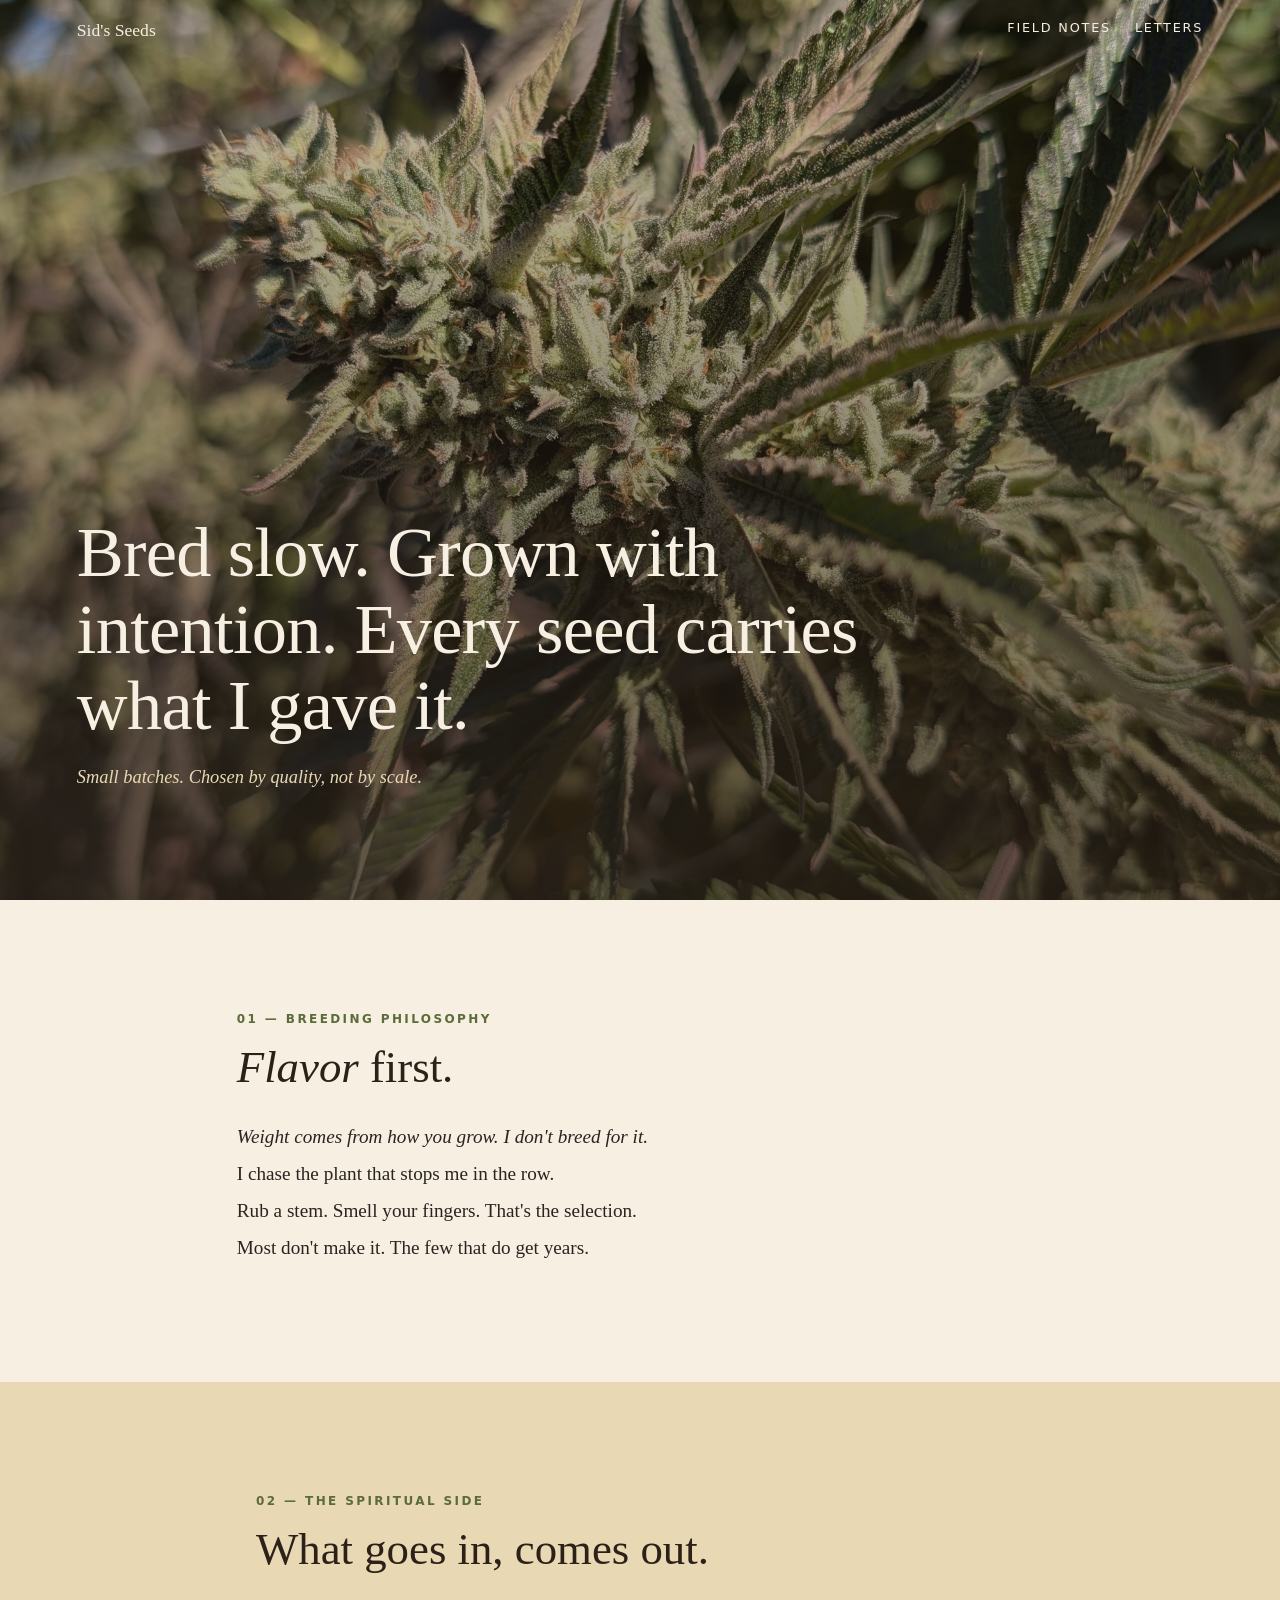
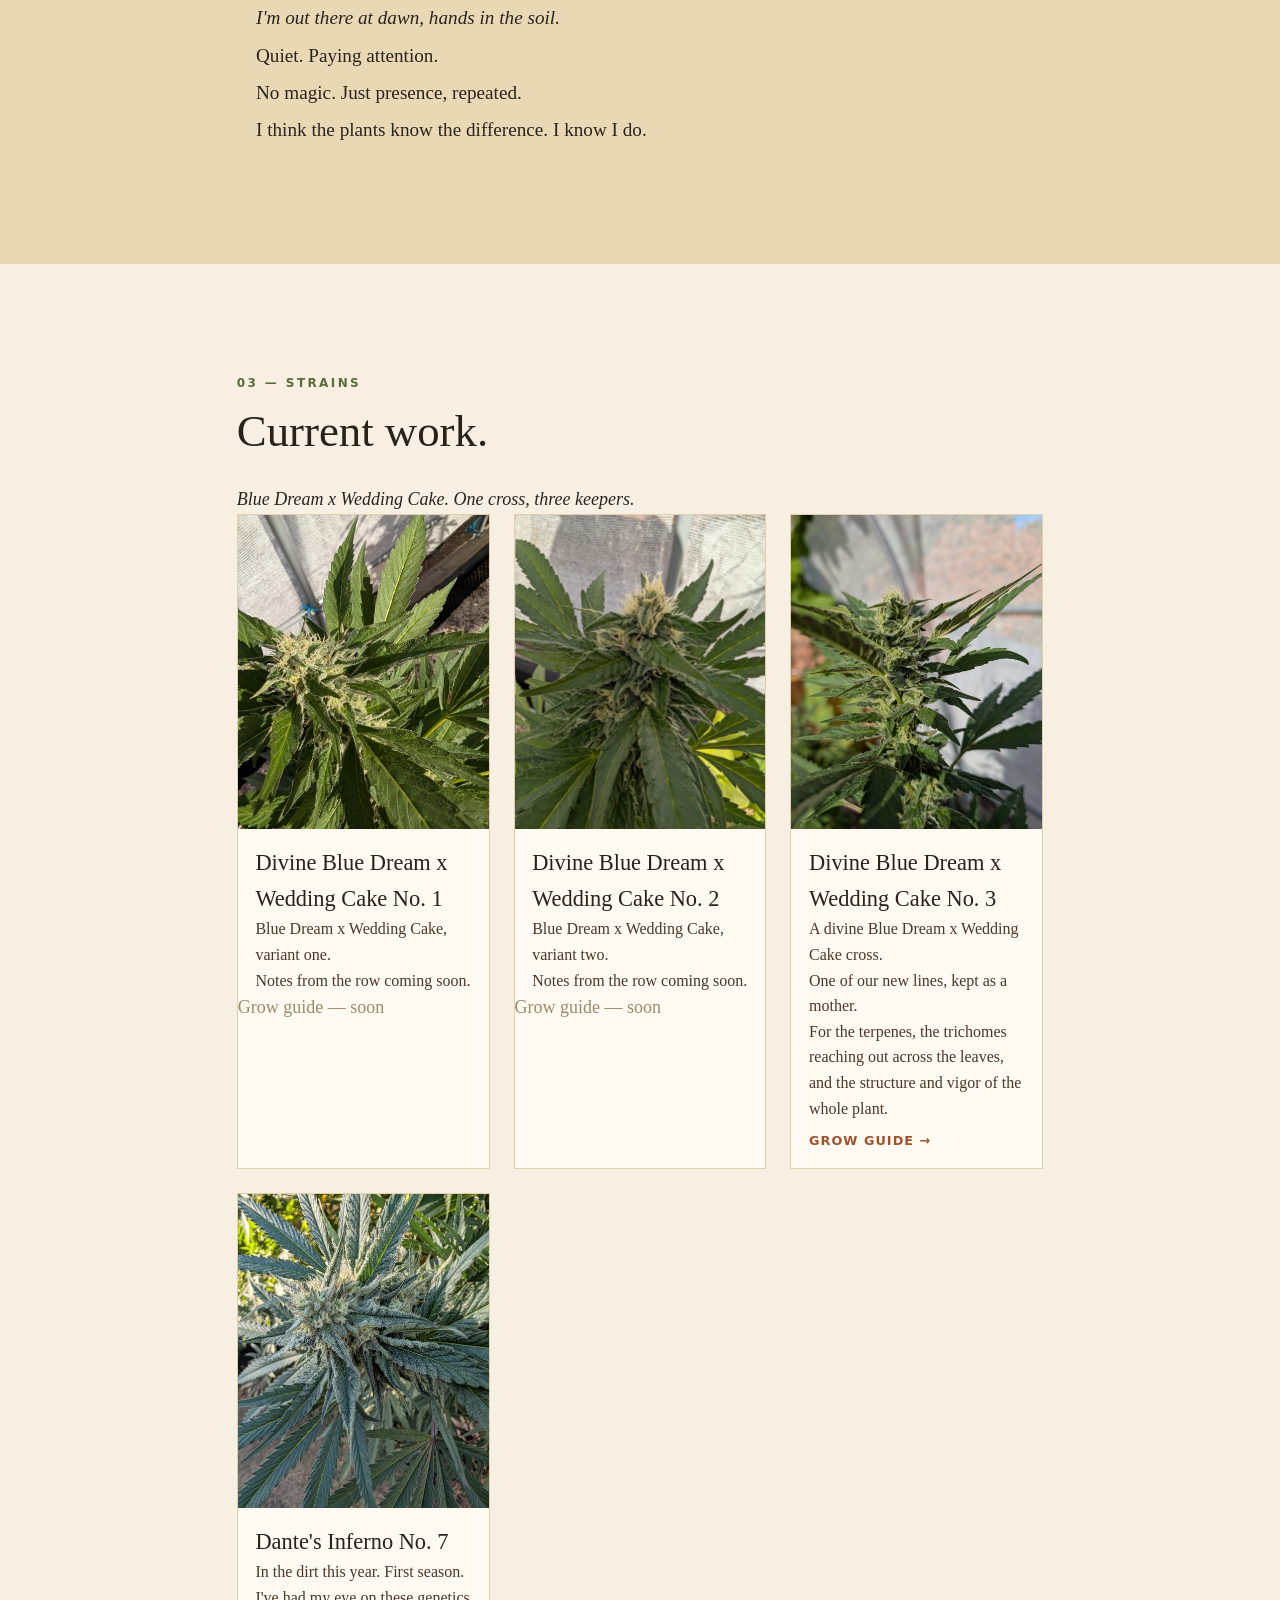
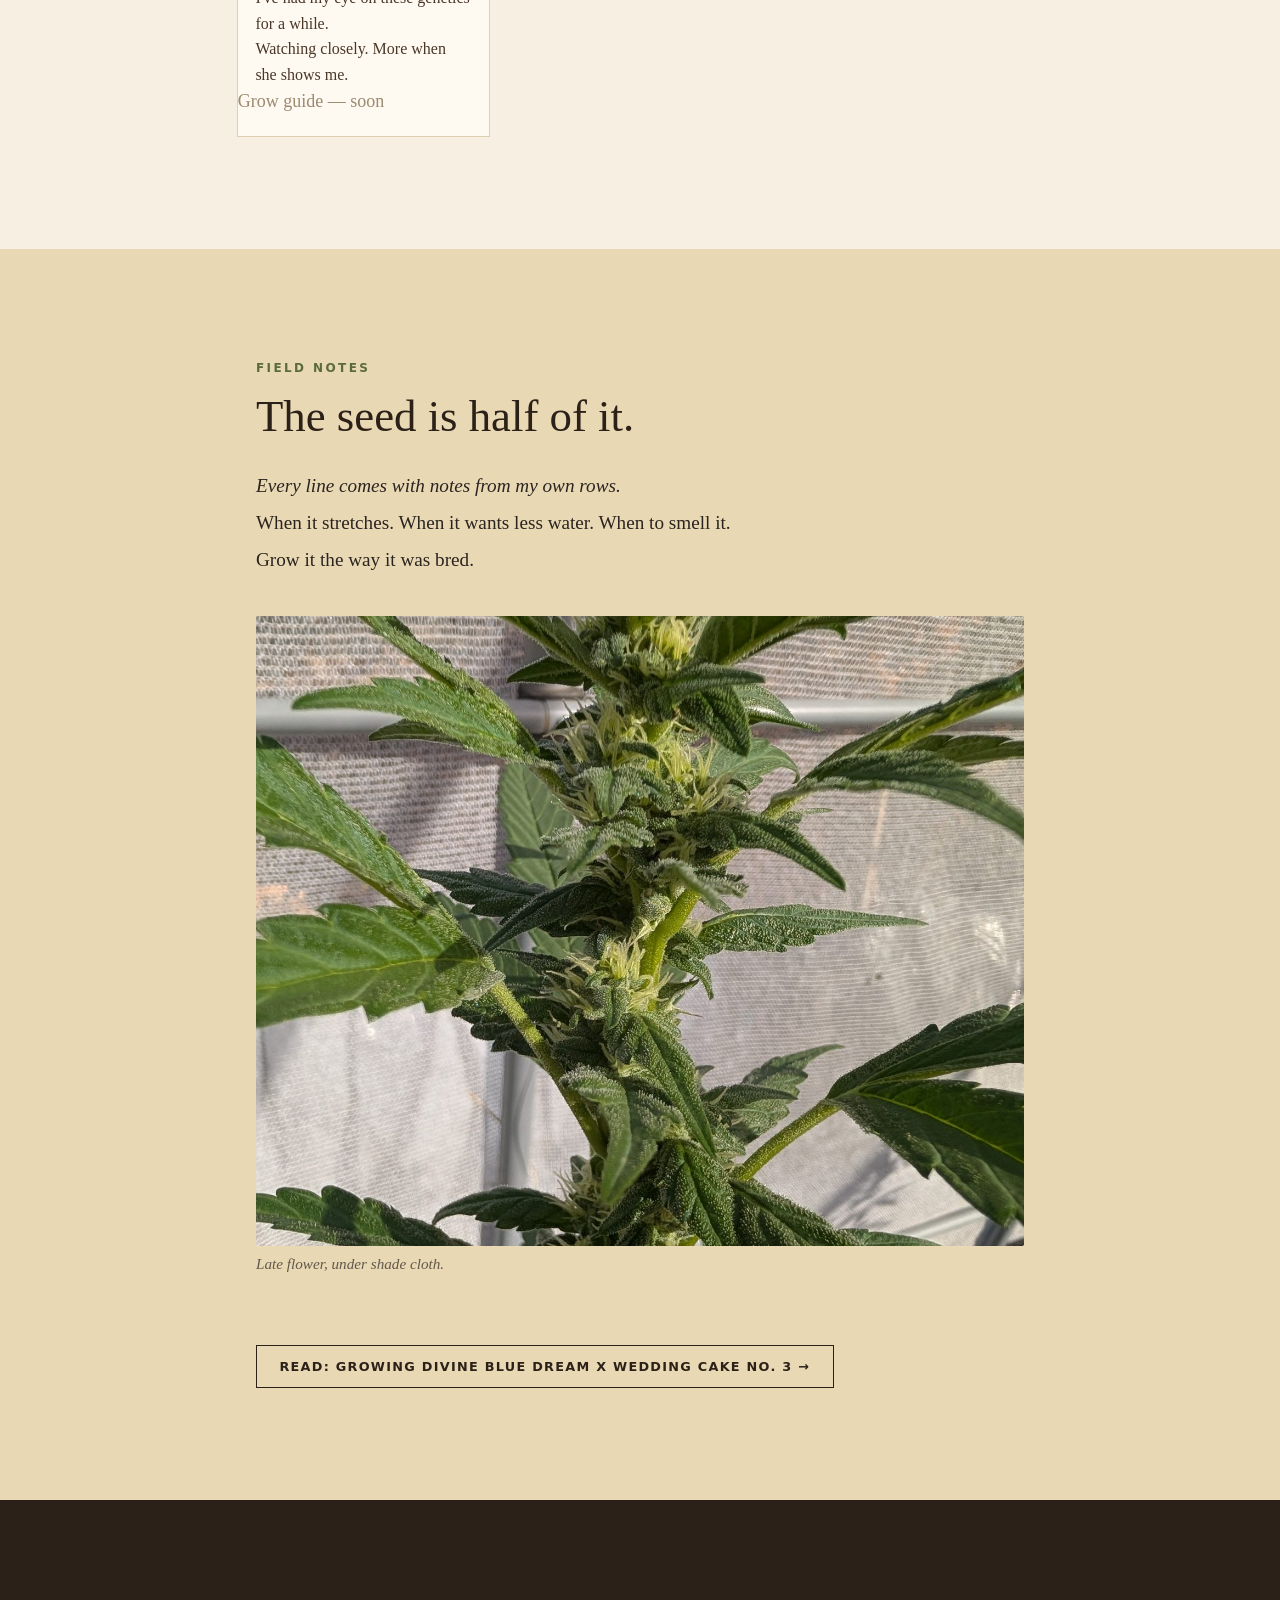
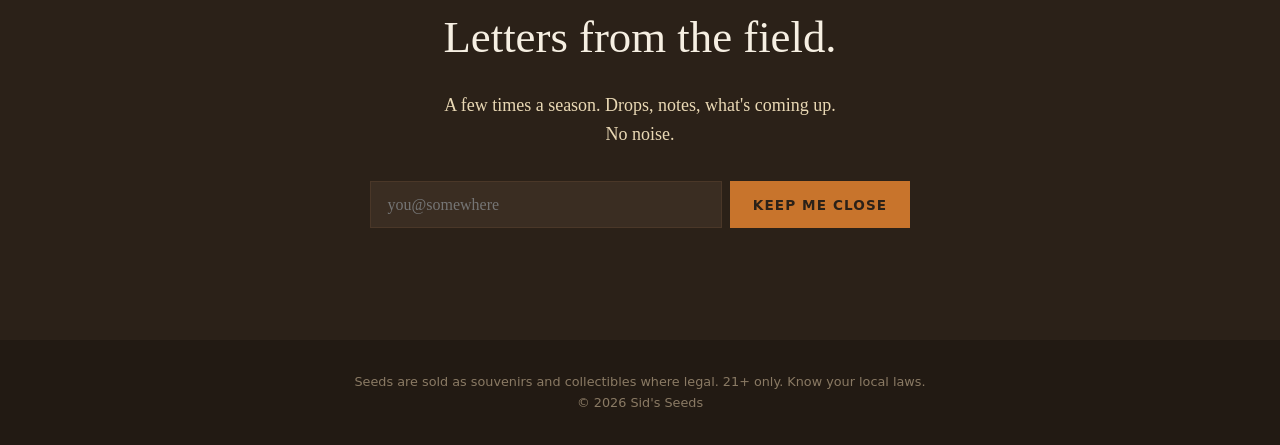
<file: index.html>
<!DOCTYPE html>
<html lang="en">
<head>
<meta charset="utf-8">
<meta name="viewport" content="width=device-width, initial-scale=1">
<title>Sid's Seeds — Bred slow</title>
<meta name="description" content="Small-batch cannabis genetics bred for flavor and terpenes.">
<link rel="stylesheet" href="css/style.css">
</head>
<body>
<!-- PLACEHOLDER IMAGE: replace images/hero-golden-hour.jpg with your own golden-hour plant photo. Gradient shows until then. -->
<header class="hero">
  <nav class="nav"><a href="index.html" class="mark">Sid's Seeds</a><a href="#notes">Field notes</a><a href="#list">Letters</a></nav>
  <div class="hero-inner">
    <h1>Bred slow. Grown with intention. Every seed carries what I gave it.</h1>
    <p class="lede">Small batches. Chosen by quality, not by scale.</p>
  </div>
</header>

<main>
<section id="philosophy" class="section">
  <p class="eyebrow">01 — Breeding philosophy</p>
  <h2><em>Flavor</em> first.</h2>
  <div class="lines">
    <p>Weight comes from how you grow. I don't breed for it.</p>
    <p>I chase the plant that stops me in the row.</p>
    <p>Rub a stem. Smell your fingers. That's the selection.</p>
    <p>Most don't make it. The few that do get years.</p>
  </div>
</section>

<section id="spirit" class="section alt">
  <p class="eyebrow">02 — The spiritual side</p>
  <h2>What goes in, comes out.</h2>
  <div class="lines">
    <p>I'm out there at dawn, hands in the soil.</p>
    <p>Quiet. Paying attention.</p>
    <p>No magic. Just presence, repeated.</p>
    <p>I think the plants know the difference. I know I do.</p>
  </div>
</section>

<section id="strains" class="section">
  <p class="eyebrow">03 — Strains</p>
  <h2>Current work.</h2>
  <p class="lines"><em>Blue Dream x Wedding Cake. One cross, three keepers.</em></p>
  <div class="cards">
    <article class="card">
      <div class="card-img" style="background:url('images/strain-cedar-hymn.jpg') center/cover,linear-gradient(150deg,var(--ember),var(--bark))"></div>
      <h3>Divine Blue Dream x Wedding Cake No. 1</h3>
      <p>Blue Dream x Wedding Cake, variant one.</p>
      <p>Notes from the row coming soon.</p>
      <span class="soon">Grow guide — soon</span>
    </article>
    <article class="card">
      <div class="card-img" style="background:url('images/strain-dusk-tangerine.jpg') center/cover,linear-gradient(150deg,var(--ember),var(--bark))"></div>
      <h3>Divine Blue Dream x Wedding Cake No. 2</h3>
      <p>Blue Dream x Wedding Cake, variant two.</p>
      <p>Notes from the row coming soon.</p>
      <span class="soon">Grow guide — soon</span>
    </article>
    <article class="card">
      <div class="card-img" style="background:url('images/strain-blue-dream-wedding-cake.jpg') center/cover,linear-gradient(150deg,var(--ember),var(--bark))"></div>
      <h3>Divine Blue Dream x Wedding Cake No. 3</h3>
      <p>A divine Blue Dream x Wedding Cake cross.</p>
      <p>One of our new lines, kept as a mother.</p>
      <p>For the terpenes, the trichomes reaching out across the leaves, and the structure and vigor of the whole plant.</p>
      <a href="grow/blue-dream-wedding-cake.html">Grow guide →</a>
    </article>
    <article class="card">
      <div class="card-img" style="background:url('images/strain-black-sage.jpg') center/cover,linear-gradient(150deg,var(--ember),var(--bark))"></div>
      <h3>Dante's Inferno No. 7</h3>
      <p>In the dirt this year. First season.</p>
      <p>I've had my eye on these genetics for a while.</p>
      <p>Watching closely. More when she shows me.</p>
      <span class="soon">Grow guide — soon</span>
    </article>
  </div>
</section>

<section id="notes" class="section alt">
  <p class="eyebrow">Field notes</p>
  <h2>The seed is half of it.</h2>
  <div class="lines">
    <p>Every line comes with notes from my own rows.</p>
    <p>When it stretches. When it wants less water. When to smell it.</p>
    <p>Grow it the way it was bred.</p>
  </div>
  <figure class="photo"><img src="images/field-notes.jpg" alt="Flowering cannabis plant in the greenhouse" loading="lazy"><figcaption>Late flower, under shade cloth.</figcaption></figure>
  <p><a class="btn-ghost" href="grow/blue-dream-wedding-cake.html">Read: Growing Divine Blue Dream x Wedding Cake No. 3 →</a></p>
</section>

<section id="list" class="section invite">
  <h2>Letters from the field.</h2>
  <p>A few times a season. Drops, notes, what's coming up.<br>No noise.</p>
  <!-- No backend: wire action/method to your email provider (see README). -->
  <form class="signup" action="#" method="post" onsubmit="return seedSignup(event)">
    <label for="email" class="sr">Email</label>
    <input id="email" name="email" type="email" placeholder="you@somewhere" required>
    <button type="submit">Keep me close</button>
  </form>
  <p class="form-msg" id="form-msg" hidden>Thank you. I'll write when there's something worth saying.</p>
</section>
</main>

<footer class="footer">
  <p>Seeds are sold as souvenirs and collectibles where legal. 21+ only. Know your local laws.</p>
  <p>© 2026 Sid's Seeds</p>
</footer>
<script src="js/main.js"></script>
</body>
</html>
</file>
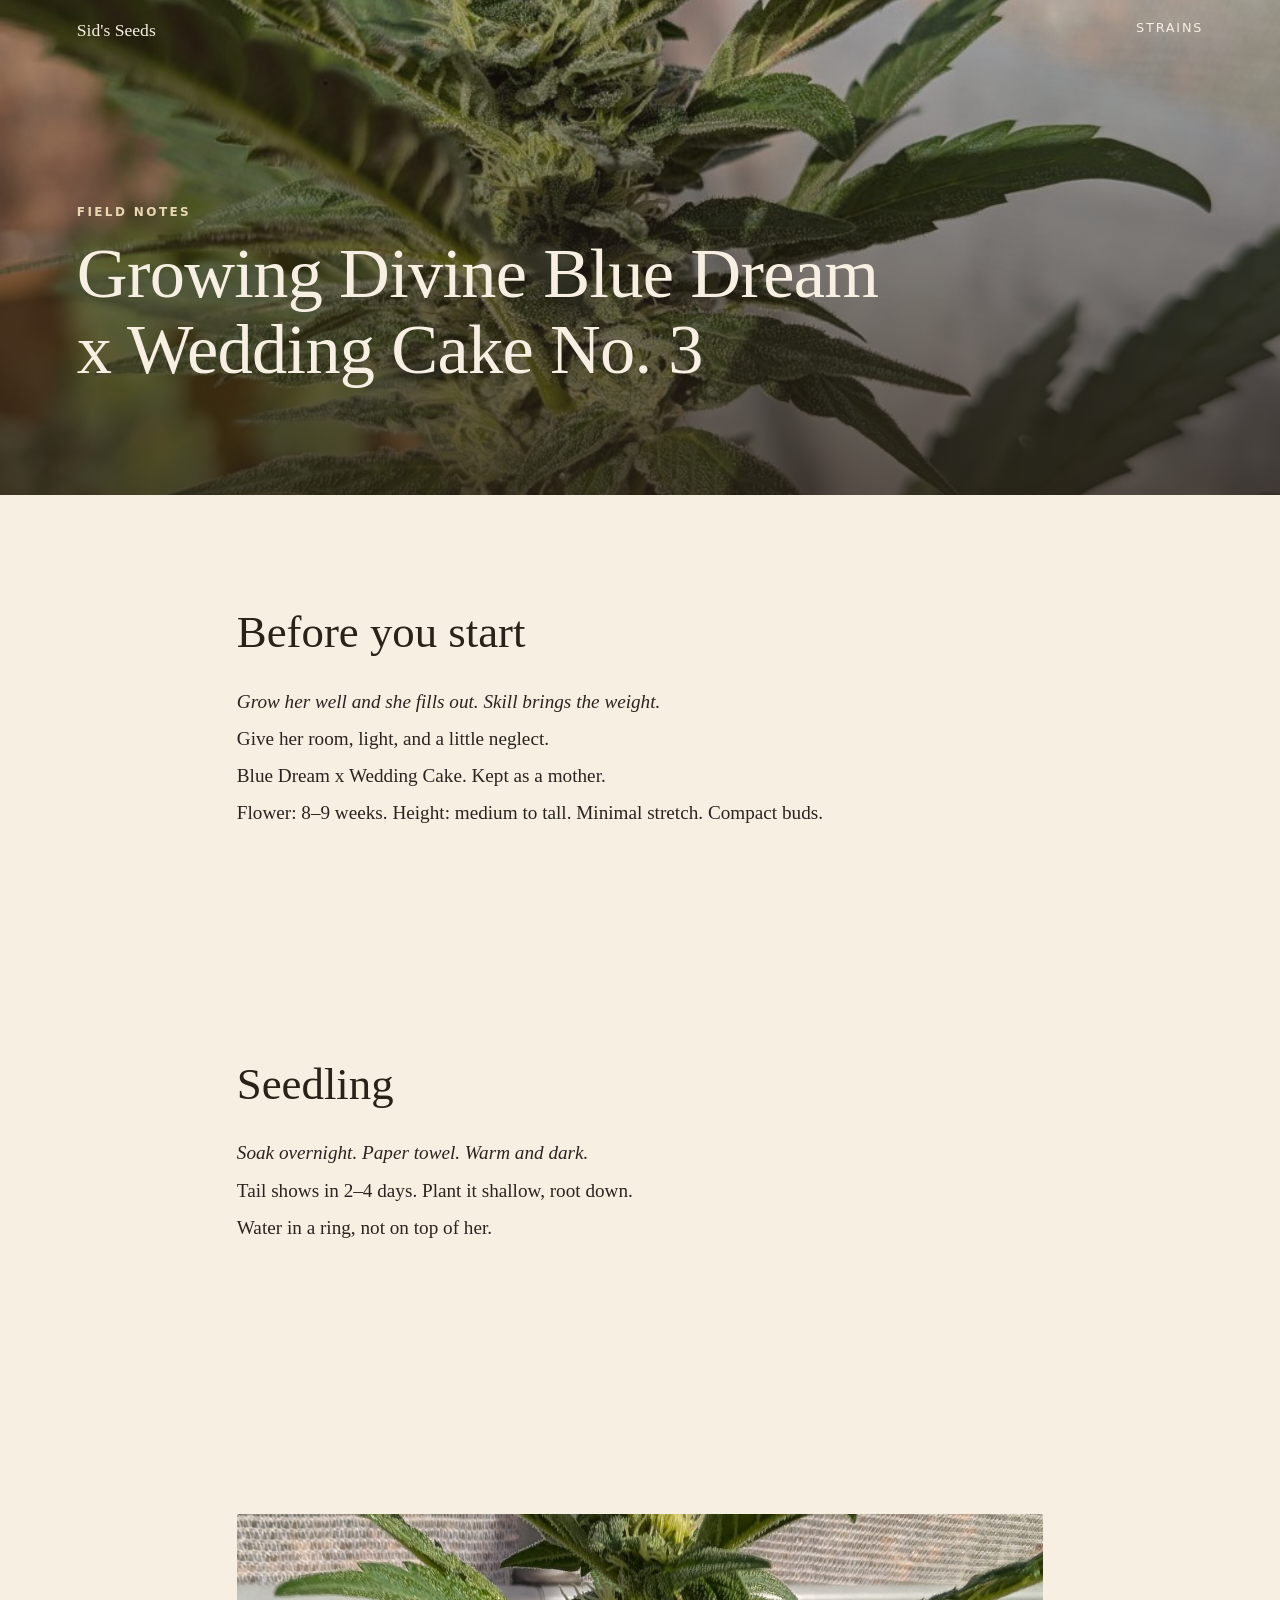
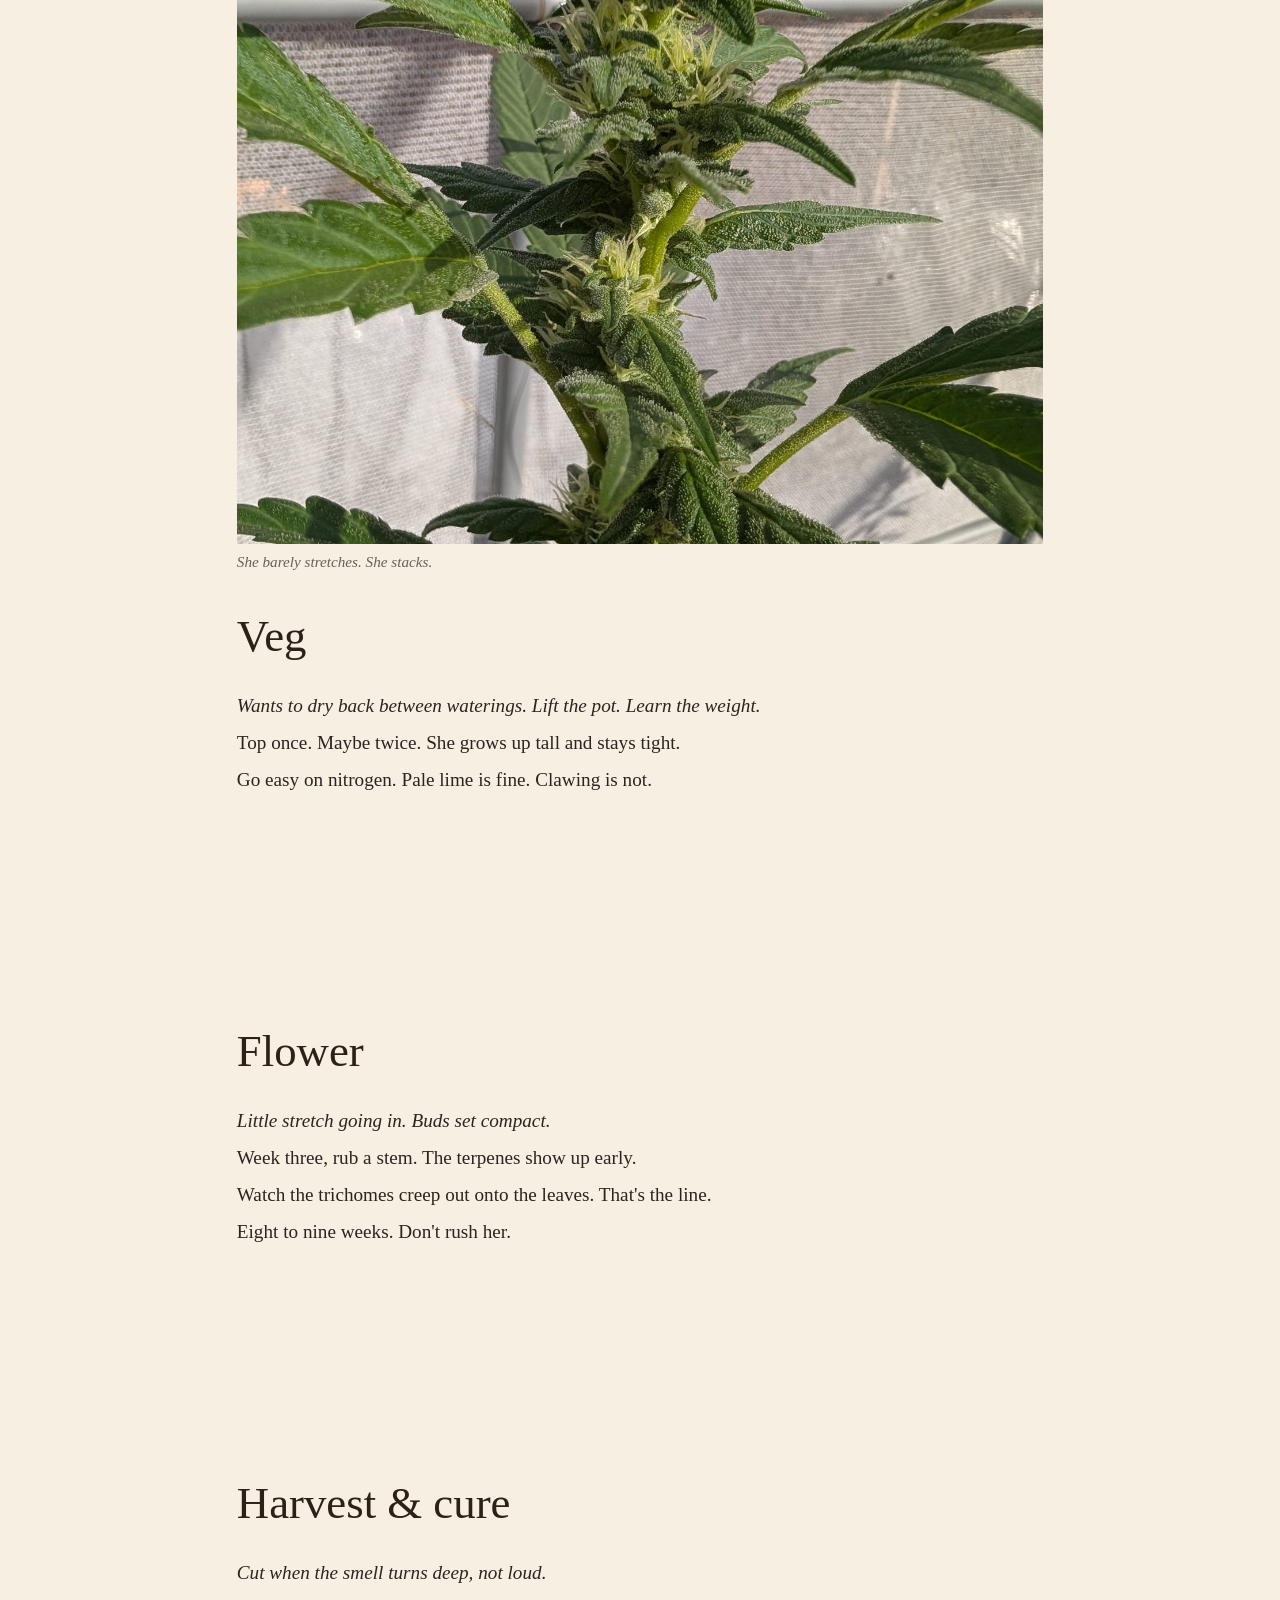
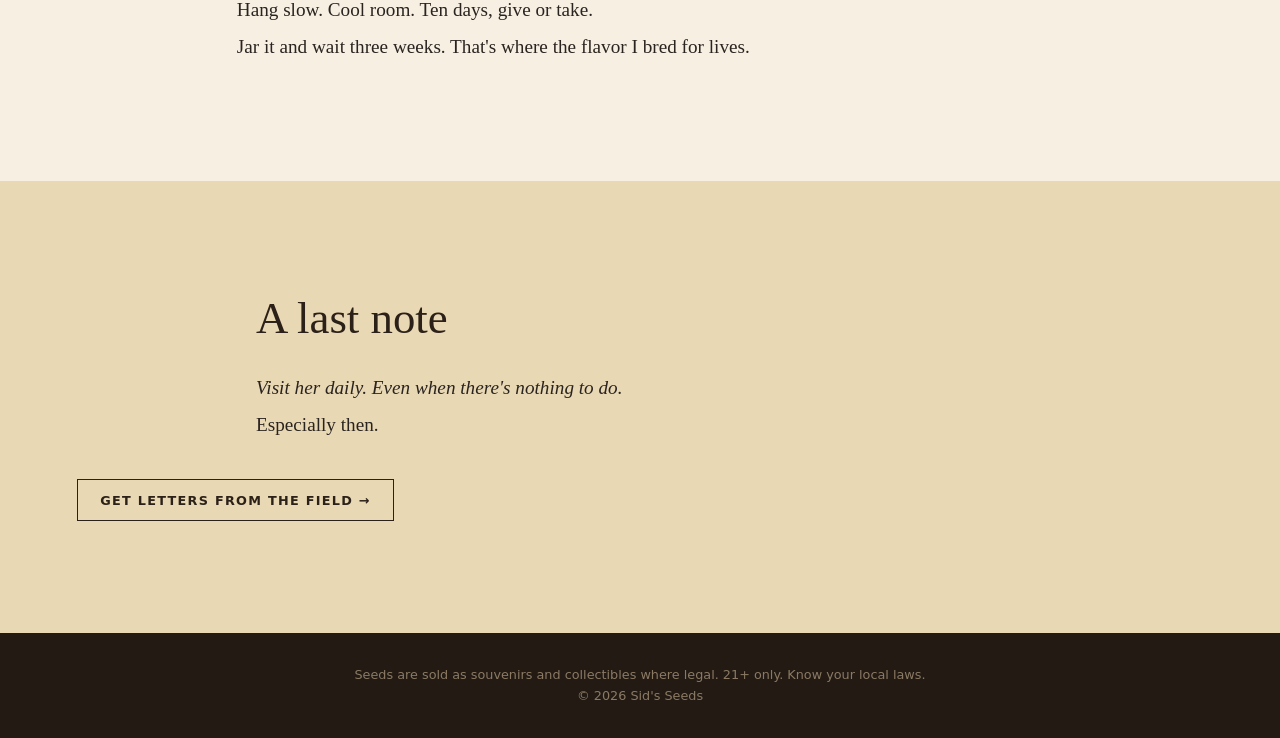
<file: grow/blue-dream-wedding-cake.html>
<!DOCTYPE html>
<html lang="en">
<head>
<meta charset="utf-8">
<meta name="viewport" content="width=device-width, initial-scale=1">
<title>Growing Divine Blue Dream x Wedding Cake No. 3 — Field notes</title>
<link rel="stylesheet" href="../css/style.css">
</head>
<body>
<header class="hero hero-small" style="--hero:url('../images/strain-blue-dream-wedding-cake.jpg')">
  <nav class="nav"><a href="../index.html" class="mark">Sid's Seeds</a><a href="../index.html#strains">Strains</a></nav>
  <div class="hero-inner"><p class="eyebrow">Field notes</p><h1>Growing Divine Blue Dream x Wedding Cake No. 3</h1></div>
</header>
<main class="guide">
  <section class="section">
    <h2>Before you start</h2>
    <div class="lines">
      <p>Grow her well and she fills out. Skill brings the weight.</p>
      <p>Give her room, light, and a little neglect.</p>
      <p>Blue Dream x Wedding Cake. Kept as a mother.</p>
      <p>Flower: 8–9 weeks. Height: medium to tall. Minimal stretch. Compact buds.</p>
    </div>
  </section>
  <section class="section">
    <h2>Seedling</h2>
    <div class="lines">
      <p>Soak overnight. Paper towel. Warm and dark.</p>
      <p>Tail shows in 2–4 days. Plant it shallow, root down.</p>
      <p>Water in a ring, not on top of her.</p>
    </div>
  </section>
  <section class="section">
    <figure class="photo"><img src="../images/field-notes.jpg" alt="Cannabis plant stretching in the greenhouse" loading="lazy"><figcaption>She barely stretches. She stacks.</figcaption></figure>
    <h2>Veg</h2>
    <div class="lines">
      <p>Wants to dry back between waterings. Lift the pot. Learn the weight.</p>
      <p>Top once. Maybe twice. She grows up tall and stays tight.</p>
      <p>Go easy on nitrogen. Pale lime is fine. Clawing is not.</p>
    </div>
  </section>
  <section class="section">
    <h2>Flower</h2>
    <div class="lines">
      <p>Little stretch going in. Buds set compact.</p>
      <p>Week three, rub a stem. The terpenes show up early.</p>
      <p>Watch the trichomes creep out onto the leaves. That's the line.</p>
      <p>Eight to nine weeks. Don't rush her.</p>
    </div>
  </section>
  <section class="section">
    <h2>Harvest &amp; cure</h2>
    <div class="lines">
      <p>Cut when the smell turns deep, not loud.</p>
      <p>Hang slow. Cool room. Ten days, give or take.</p>
      <p>Jar it and wait three weeks. That's where the flavor I bred for lives.</p>
    </div>
  </section>
  <section class="section alt">
    <h2>A last note</h2>
    <div class="lines">
      <p>Visit her daily. Even when there's nothing to do.</p>
      <p>Especially then.</p>
    </div>
    <a class="btn-ghost" href="../index.html#list">Get letters from the field →</a>
  </section>
</main>
<footer class="footer">
  <p>Seeds are sold as souvenirs and collectibles where legal. 21+ only. Know your local laws.</p>
  <p>© 2026 Sid's Seeds</p>
</footer>
</body>
</html>
</file>
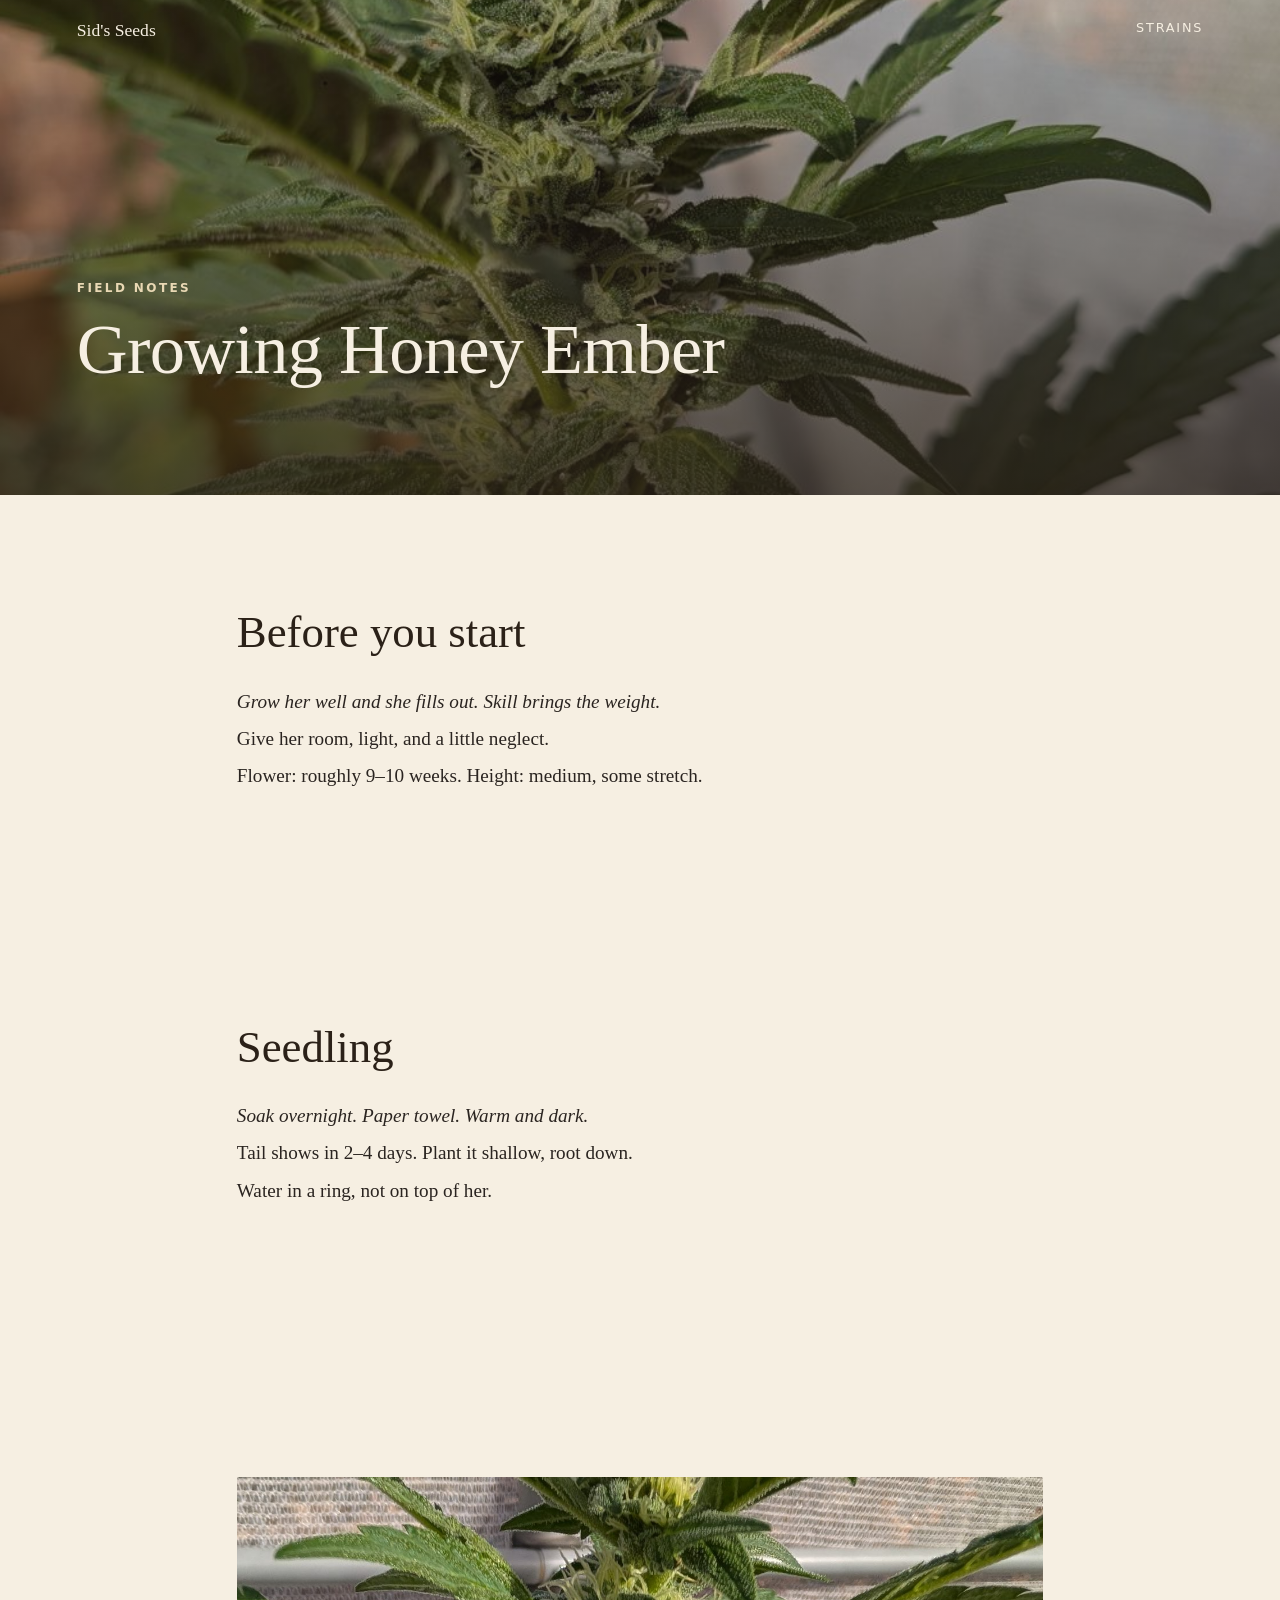
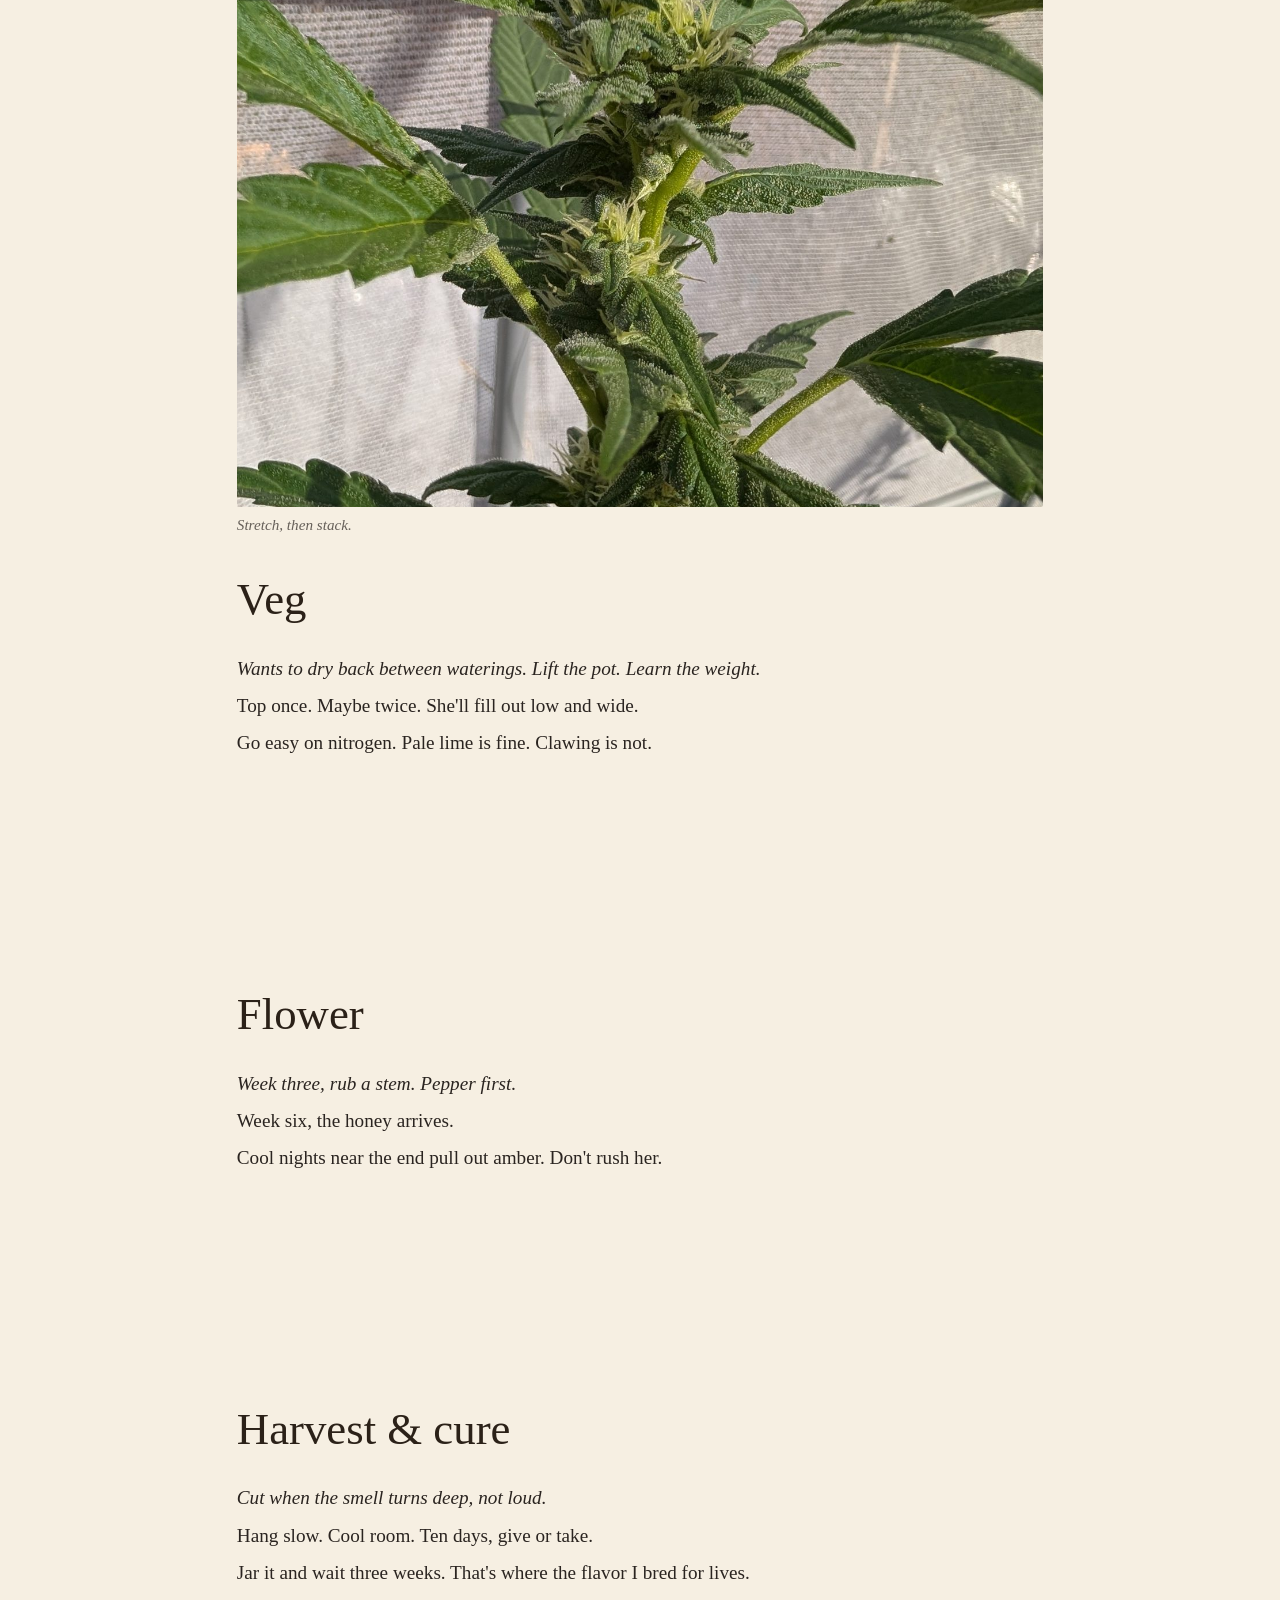
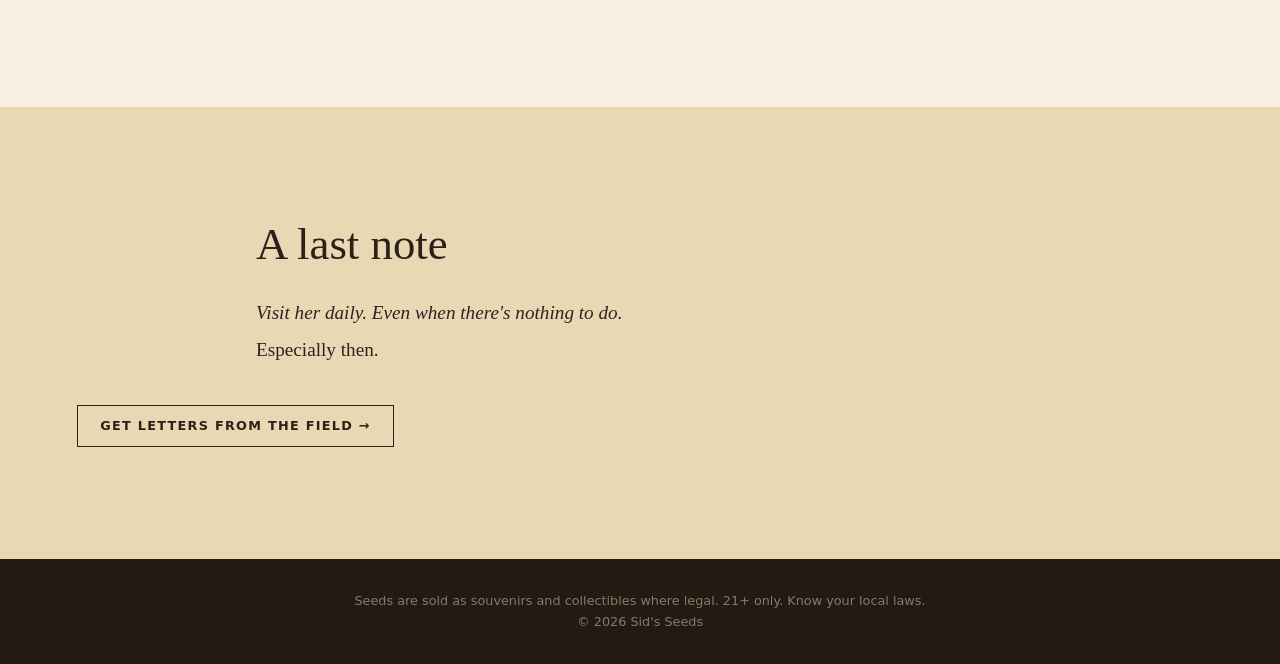
<file: grow/honey-ember.html>
<!DOCTYPE html>
<html lang="en">
<head>
<meta charset="utf-8">
<meta name="viewport" content="width=device-width, initial-scale=1">
<title>Growing Honey Ember — Field notes</title>
<link rel="stylesheet" href="../css/style.css">
</head>
<body>
<!-- PLACEHOLDER: Honey Ember is an invented strain name; numbers below are sample copy. -->
<header class="hero hero-small" style="--hero:url('../images/strain-honey-ember.jpg')">
  <nav class="nav"><a href="../index.html" class="mark">Sid's Seeds</a><a href="../index.html#strains">Strains</a></nav>
  <div class="hero-inner"><p class="eyebrow">Field notes</p><h1>Growing Honey Ember</h1></div>
</header>
<main class="guide">
  <section class="section">
    <h2>Before you start</h2>
    <div class="lines">
      <p>Grow her well and she fills out. Skill brings the weight.</p>
      <p>Give her room, light, and a little neglect.</p>
      <p>Flower: roughly 9–10 weeks. Height: medium, some stretch.</p>
    </div>
  </section>
  <section class="section">
    <h2>Seedling</h2>
    <div class="lines">
      <p>Soak overnight. Paper towel. Warm and dark.</p>
      <p>Tail shows in 2–4 days. Plant it shallow, root down.</p>
      <p>Water in a ring, not on top of her.</p>
    </div>
  </section>
  <section class="section">
    <figure class="photo"><img src="../images/field-notes.jpg" alt="Cannabis plant stretching in the greenhouse" loading="lazy"><figcaption>Stretch, then stack.</figcaption></figure>
    <h2>Veg</h2>
    <div class="lines">
      <p>Wants to dry back between waterings. Lift the pot. Learn the weight.</p>
      <p>Top once. Maybe twice. She'll fill out low and wide.</p>
      <p>Go easy on nitrogen. Pale lime is fine. Clawing is not.</p>
    </div>
  </section>
  <section class="section">
    <h2>Flower</h2>
    <div class="lines">
      <p>Week three, rub a stem. Pepper first.</p>
      <p>Week six, the honey arrives.</p>
      <p>Cool nights near the end pull out amber. Don't rush her.</p>
    </div>
  </section>
  <section class="section">
    <h2>Harvest &amp; cure</h2>
    <div class="lines">
      <p>Cut when the smell turns deep, not loud.</p>
      <p>Hang slow. Cool room. Ten days, give or take.</p>
      <p>Jar it and wait three weeks. That's where the flavor I bred for lives.</p>
    </div>
  </section>
  <section class="section alt">
    <h2>A last note</h2>
    <div class="lines">
      <p>Visit her daily. Even when there's nothing to do.</p>
      <p>Especially then.</p>
    </div>
    <a class="btn-ghost" href="../index.html#list">Get letters from the field →</a>
  </section>
</main>
<footer class="footer">
  <p>Seeds are sold as souvenirs and collectibles where legal. 21+ only. Know your local laws.</p>
  <p>© 2026 Sid's Seeds</p>
</footer>
</body>
</html>
</file>
<file: css/style.css>
:root{
  --soil:#2b2118; --bark:#4a3728; --clay:#a0522d; --ember:#c8742c;
  --wheat:#e9d8b4; --cream:#f6efe2; --moss:#5b6b3a; --ink:#2a2420;
  --serif:"Iowan Old Style","Palatino Linotype",Palatino,Georgia,serif;
  --sans:"Avenir Next","Segoe UI",system-ui,sans-serif;
}
*{box-sizing:border-box;margin:0}
body{background:var(--cream);color:var(--ink);font:18px/1.6 var(--serif)}
a{color:var(--clay)}
.sr{position:absolute;left:-9999px}
.hero{
  --hero:url('../images/hero-golden-hour.jpg');
  min-height:100vh;display:flex;flex-direction:column;color:var(--cream);
  background:linear-gradient(180deg,rgba(43,33,24,.25),rgba(43,33,24,.75)),
    var(--hero) center/cover no-repeat,
    linear-gradient(160deg,#f2b25c 0%,#c8742c 40%,#6b3f1f 75%,#2b2118 100%);
}
.hero-small{min-height:55vh}
.nav{display:flex;gap:1.5rem;padding:1.25rem 6vw;font:500 .8rem var(--sans);letter-spacing:.14em;text-transform:uppercase}
.nav a{color:var(--cream);text-decoration:none}
.nav .mark{margin-right:auto;font-family:var(--serif);text-transform:none;letter-spacing:0;font-size:1.1rem}
.hero-inner{margin:auto 0 12vh;padding:0 6vw;max-width:62rem}
.hero h1{font-weight:400;font-size:clamp(2.1rem,6vw,4.4rem);line-height:1.08;letter-spacing:-.01em}
.lede{margin-top:1.25rem;font-style:italic;color:var(--wheat);font-size:1.15rem}
.section{padding:clamp(4rem,10vw,7rem) 6vw;max-width:60rem;margin:0 auto}
.alt{background:var(--wheat);max-width:none}
.alt>*{max-width:48rem;margin-left:auto;margin-right:auto}
.eyebrow{font:600 .75rem var(--sans);letter-spacing:.2em;text-transform:uppercase;color:var(--moss);margin-bottom:1rem}
.hero .eyebrow{color:var(--wheat)}
h2{font-weight:400;font-size:clamp(1.8rem,4vw,2.8rem);line-height:1.15;margin-bottom:1.75rem;color:var(--soil)}
.lines p{margin:.4rem 0;font-size:1.2rem}
.lines p:first-child{font-style:italic}
.cards{display:grid;gap:1.5rem;grid-template-columns:repeat(auto-fit,minmax(13rem,1fr))}
.card{background:#fffaf1;border:1px solid #e0cfae;padding:0 0 1.25rem}
.card-img{aspect-ratio:4/5;background:linear-gradient(rgba(0,0,0,0),rgba(0,0,0,0)),var(--img) center/cover,linear-gradient(150deg,var(--ember),var(--bark));margin-bottom:1rem}
.card h3,.card p,.card a{padding:0 1.1rem}
.card h3{font-weight:400;font-size:1.4rem;color:var(--soil)}
.card p{font-size:1rem;color:var(--bark)}
.card a{display:block;margin-top:.75rem;font:600 .8rem var(--sans);letter-spacing:.08em;text-transform:uppercase;text-decoration:none}
.card .soon{color:#9c8a70}
.btn-ghost{display:inline-block;margin-top:2rem;padding:.8rem 1.4rem;border:1px solid var(--soil);color:var(--soil);text-decoration:none;font:600 .8rem var(--sans);letter-spacing:.1em;text-transform:uppercase}
.btn-ghost:hover{background:var(--soil);color:var(--cream)}
.invite{text-align:center;max-width:none;background:var(--soil);color:var(--wheat)}
.invite h2{color:var(--cream)}
.signup{display:flex;gap:.5rem;justify-content:center;flex-wrap:wrap;margin-top:2rem}
.signup input{flex:1 1 16rem;max-width:22rem;padding:.85rem 1rem;border:1px solid var(--bark);background:#3a2d22;color:var(--cream);font:1rem var(--serif)}
.signup button{padding:.85rem 1.4rem;border:0;background:var(--ember);color:var(--soil);font:600 .85rem var(--sans);letter-spacing:.08em;text-transform:uppercase;cursor:pointer}
.form-msg{margin-top:2rem;font-style:italic}
.footer{padding:2rem 6vw;font:.8rem/1.6 var(--sans);color:#8a7a64;text-align:center;background:#221a13}
@media(max-width:600px){body{font-size:17px}.nav{gap:1rem}.nav a:not(.mark){font-size:.7rem}}

.photo{margin:2.5rem auto}.photo img{display:block;width:100%;max-height:70vh;object-fit:cover;border-radius:2px}.photo figcaption{margin-top:.6rem;font:italic .95rem var(--serif,serif);opacity:.7}
</file>
